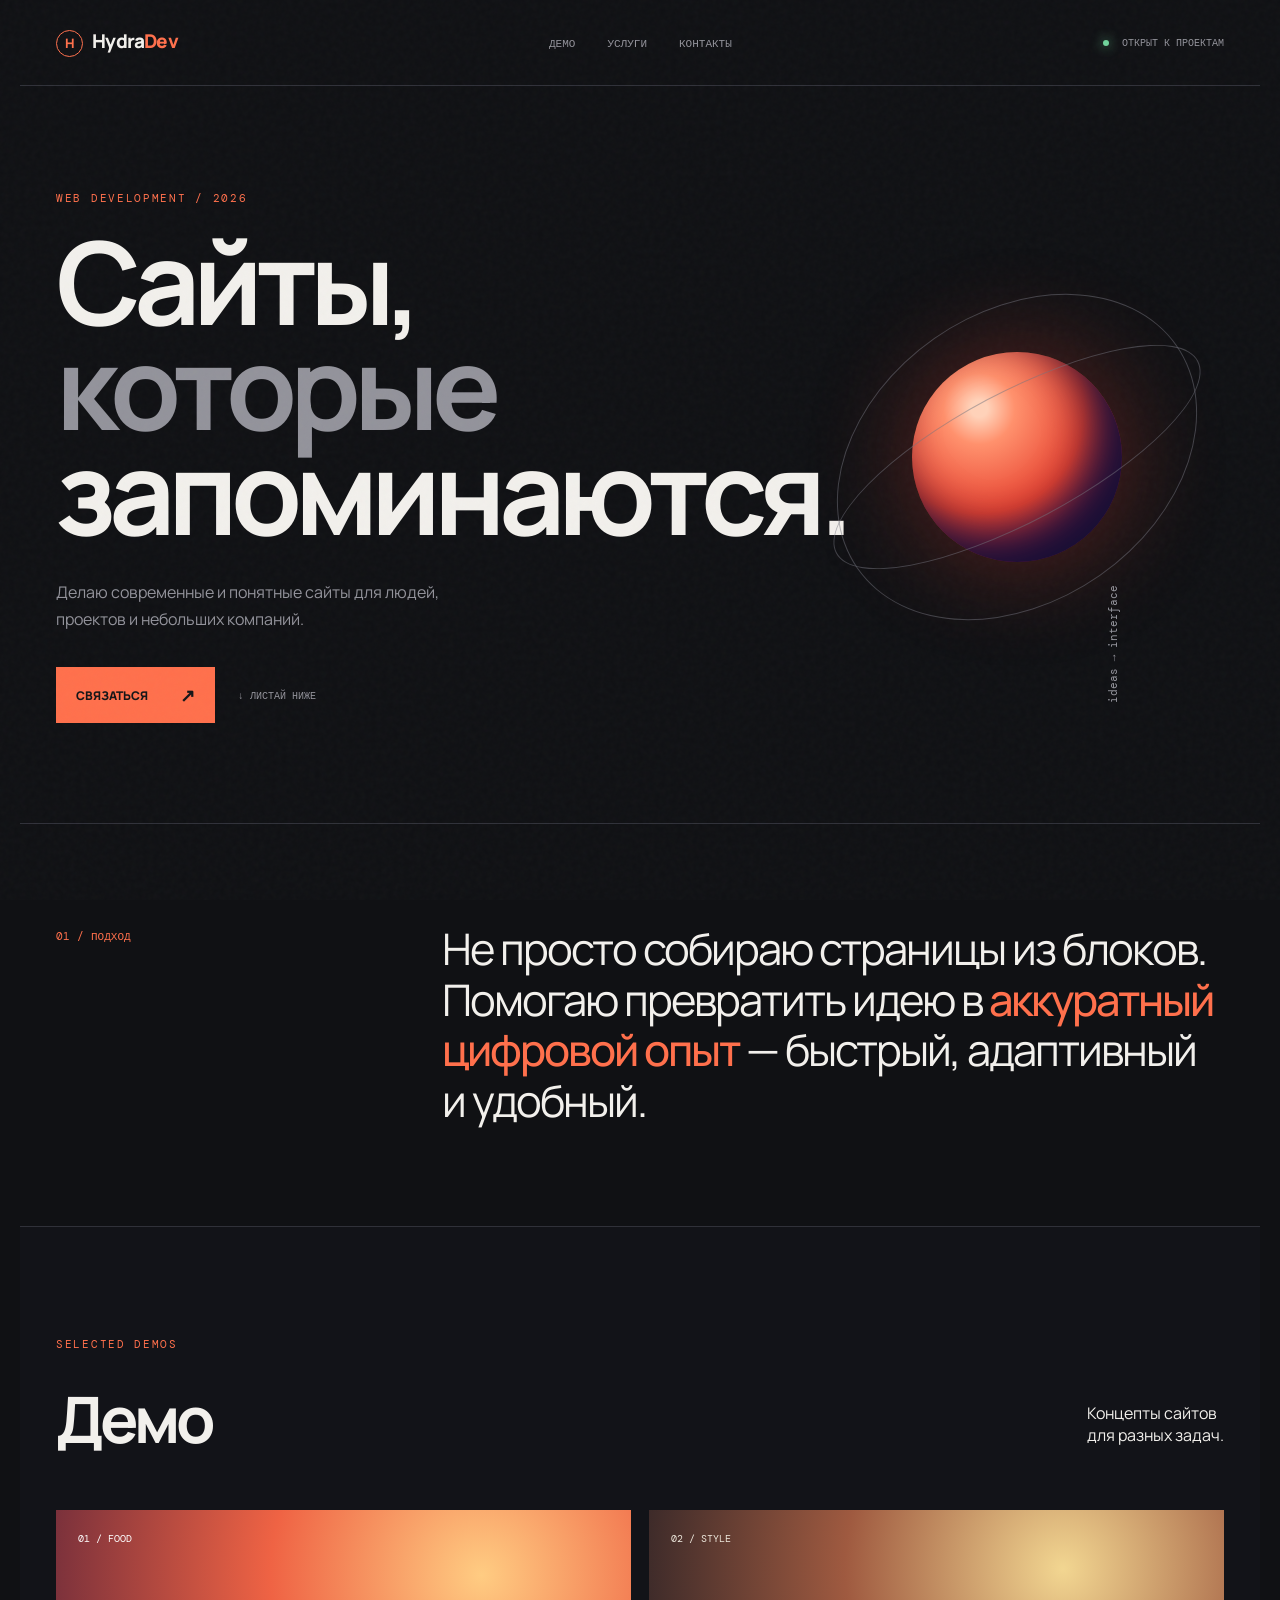
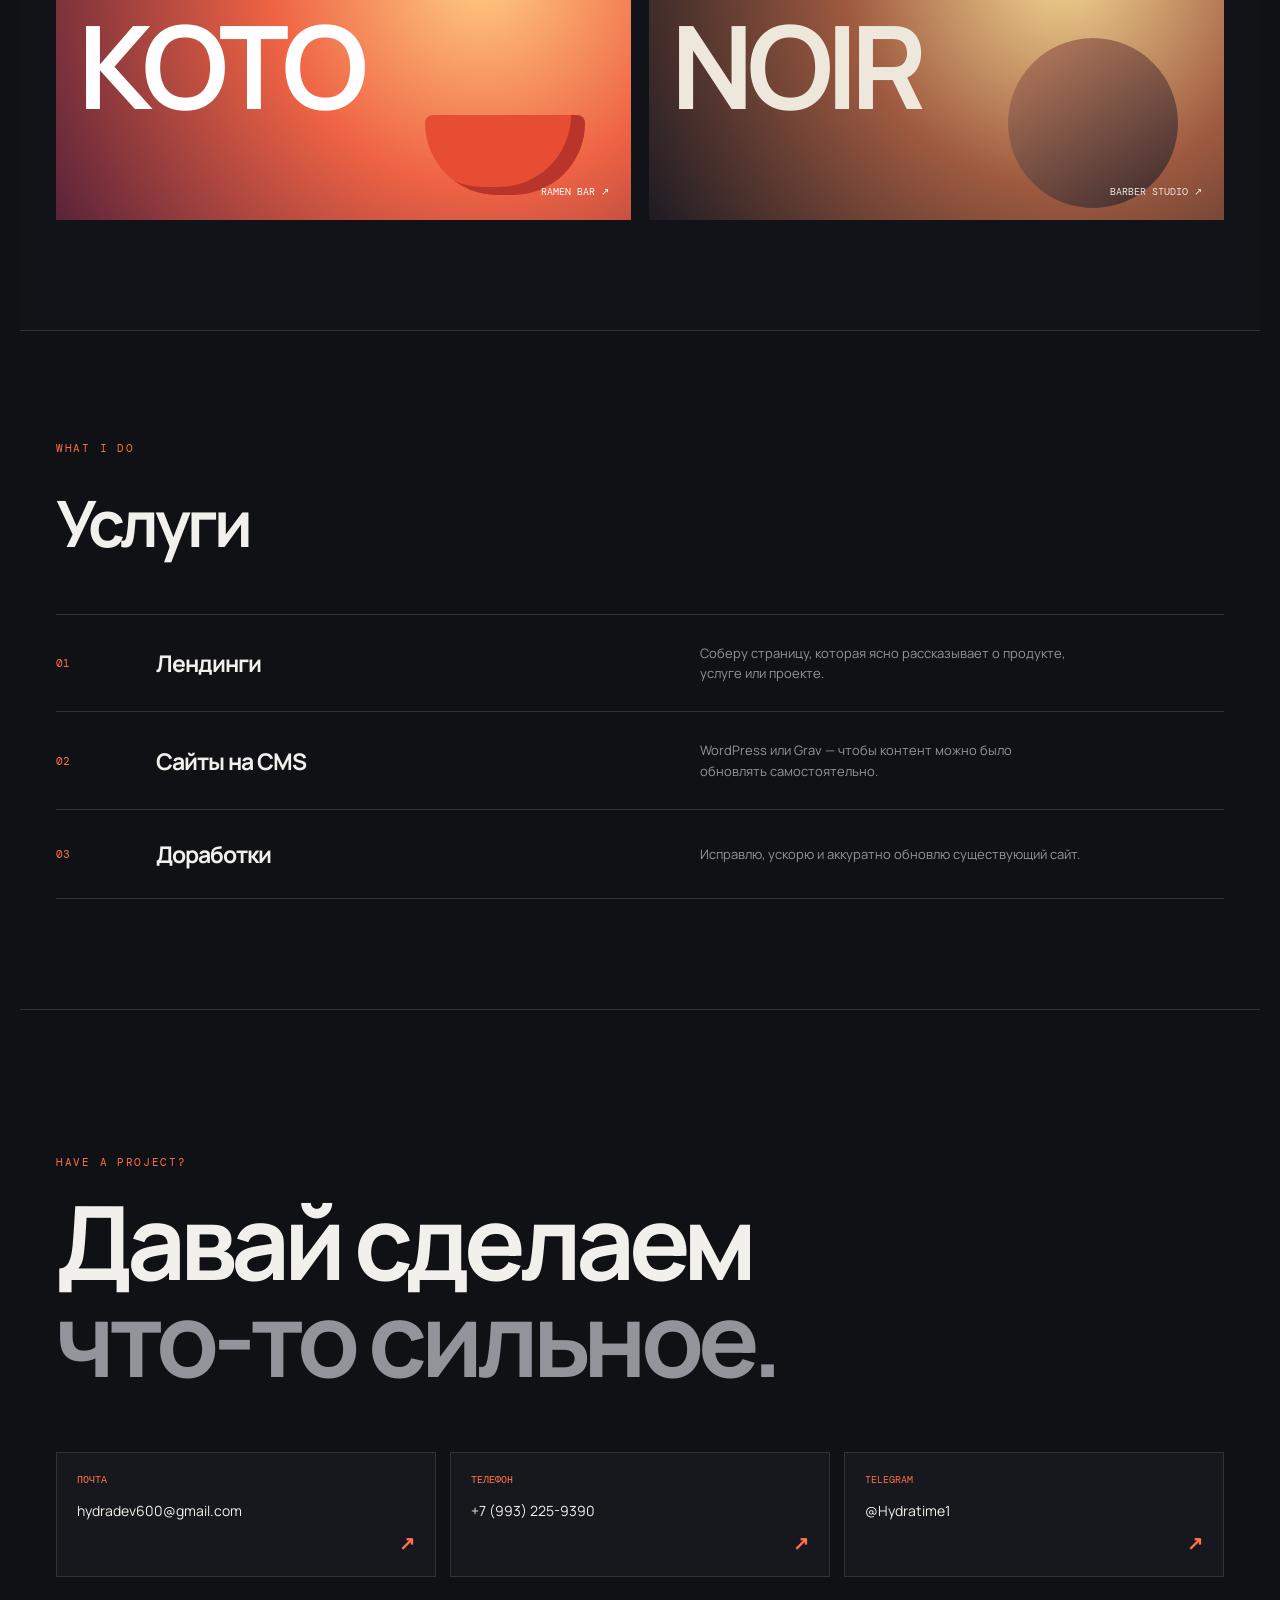
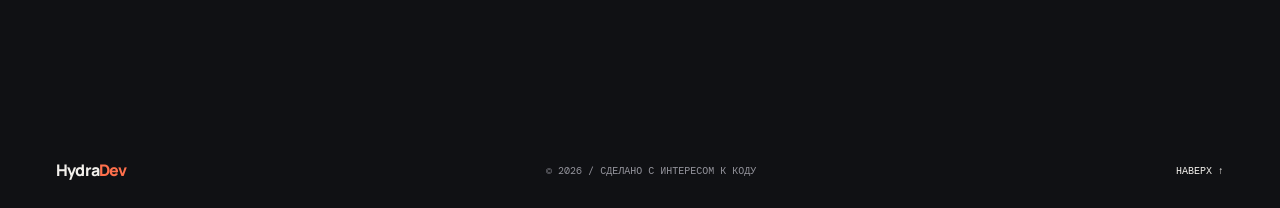
<file: index.html>
<!doctype html>
<html lang="ru">
<head>
  <meta charset="utf-8">
  <meta name="viewport" content="width=device-width, initial-scale=1">
  <meta name="description" content="HydraDev — разработка сайтов на WordPress, Grav и HTML/CSS.">
  <meta name="theme-color" content="#101114">
  <title>HydraDev — сайты с характером</title>
  <link rel="preconnect" href="https://fonts.googleapis.com">
  <link rel="preconnect" href="https://fonts.gstatic.com" crossorigin>
  <link href="https://fonts.googleapis.com/css2?family=DM+Mono:wght@400;500&family=Manrope:wght@400;500;600;700;800&display=swap" rel="stylesheet">
  <link rel="stylesheet" href="styles.css">
</head>
<body>
  <div class="noise" aria-hidden="true"></div>
  <header class="site-header">
    <a class="brand" href="#top" aria-label="HydraDev, на главную"><span class="brand-mark">H</span> Hydra<span>Dev</span></a>
    <nav aria-label="Основная навигация">
      <a href="#demos">Демо</a><a href="#services">Услуги</a><a href="#contacts">Контакты</a>
    </nav>
    <span class="availability"><i></i> открыт к проектам</span>
  </header>

  <main id="top">
    <section class="hero">
      <div class="hero-copy">
        <p class="eyebrow">Web development / 2026</p>
        <h1>Сайты,<br><em>которые</em><br>запоминаются.</h1>
        <p class="lead">Делаю современные и понятные сайты для людей, проектов и небольших компаний.</p>
        <div class="hero-actions"><a class="button" href="#contacts">Связаться <span>↗</span></a><span class="scroll-note">↓ листай ниже</span></div>
      </div>
      <div class="hero-art" aria-hidden="true"><div class="orb"></div><div class="orbit orbit-one"></div><div class="orbit orbit-two"></div><span class="art-label">ideas → interface</span></div>
    </section>

    <section class="intro"><p class="section-number">01 / подход</p><p class="intro-text">Не просто собираю страницы из блоков. Помогаю превратить идею в <strong>аккуратный цифровой опыт</strong> — быстрый, адаптивный и удобный.</p></section>

    <section class="section demos" id="demos"><div class="section-top"><div><p class="eyebrow">Selected demos</p><h2>Демо</h2></div><p class="section-caption">Концепты сайтов<br>для разных задач.</p></div><div class="demo-grid"><a class="demo-card demo-koto" href="demos/koto/" target="_blank" rel="noreferrer"><span>01 / food</span><strong>KOTO</strong><small>Ramen bar ↗</small></a><a class="demo-card demo-noir" href="demos/noir/" target="_blank" rel="noreferrer"><span>02 / style</span><strong>NOIR</strong><small>Barber studio ↗</small></a></div></section>

    <section class="section services" id="services"><div class="section-top"><div><p class="eyebrow">What I do</p><h2>Услуги</h2></div></div><div class="service-list"><div><span>01</span><h3>Лендинги</h3><p>Соберу страницу, которая ясно рассказывает о продукте, услуге или проекте.</p></div><div><span>02</span><h3>Сайты на CMS</h3><p>WordPress или Grav — чтобы контент можно было обновлять самостоятельно.</p></div><div><span>03</span><h3>Доработки</h3><p>Исправлю, ускорю и аккуратно обновлю существующий сайт.</p></div></div></section>

    <section class="contact" id="contacts"><p class="eyebrow">Have a project?</p><h2>Давай сделаем<br><em>что-то сильное.</em></h2><div class="contact-grid"><a href="mailto:hydradev600@gmail.com"><small>Почта</small><span>hydradev600@gmail.com</span><b>↗</b></a><a href="tel:+79932259390"><small>Телефон</small><span>+7 (993) 225-9390</span><b>↗</b></a><a href="https://t.me/Hydratime1" target="_blank" rel="noreferrer"><small>Telegram</small><span>@Hydratime1</span><b>↗</b></a></div></section>
  </main>

  <footer><span class="brand">Hydra<span>Dev</span></span><span>© 2026 / сделано с интересом к коду</span><a href="#top">наверх ↑</a></footer>
</body>
</html>
</file>
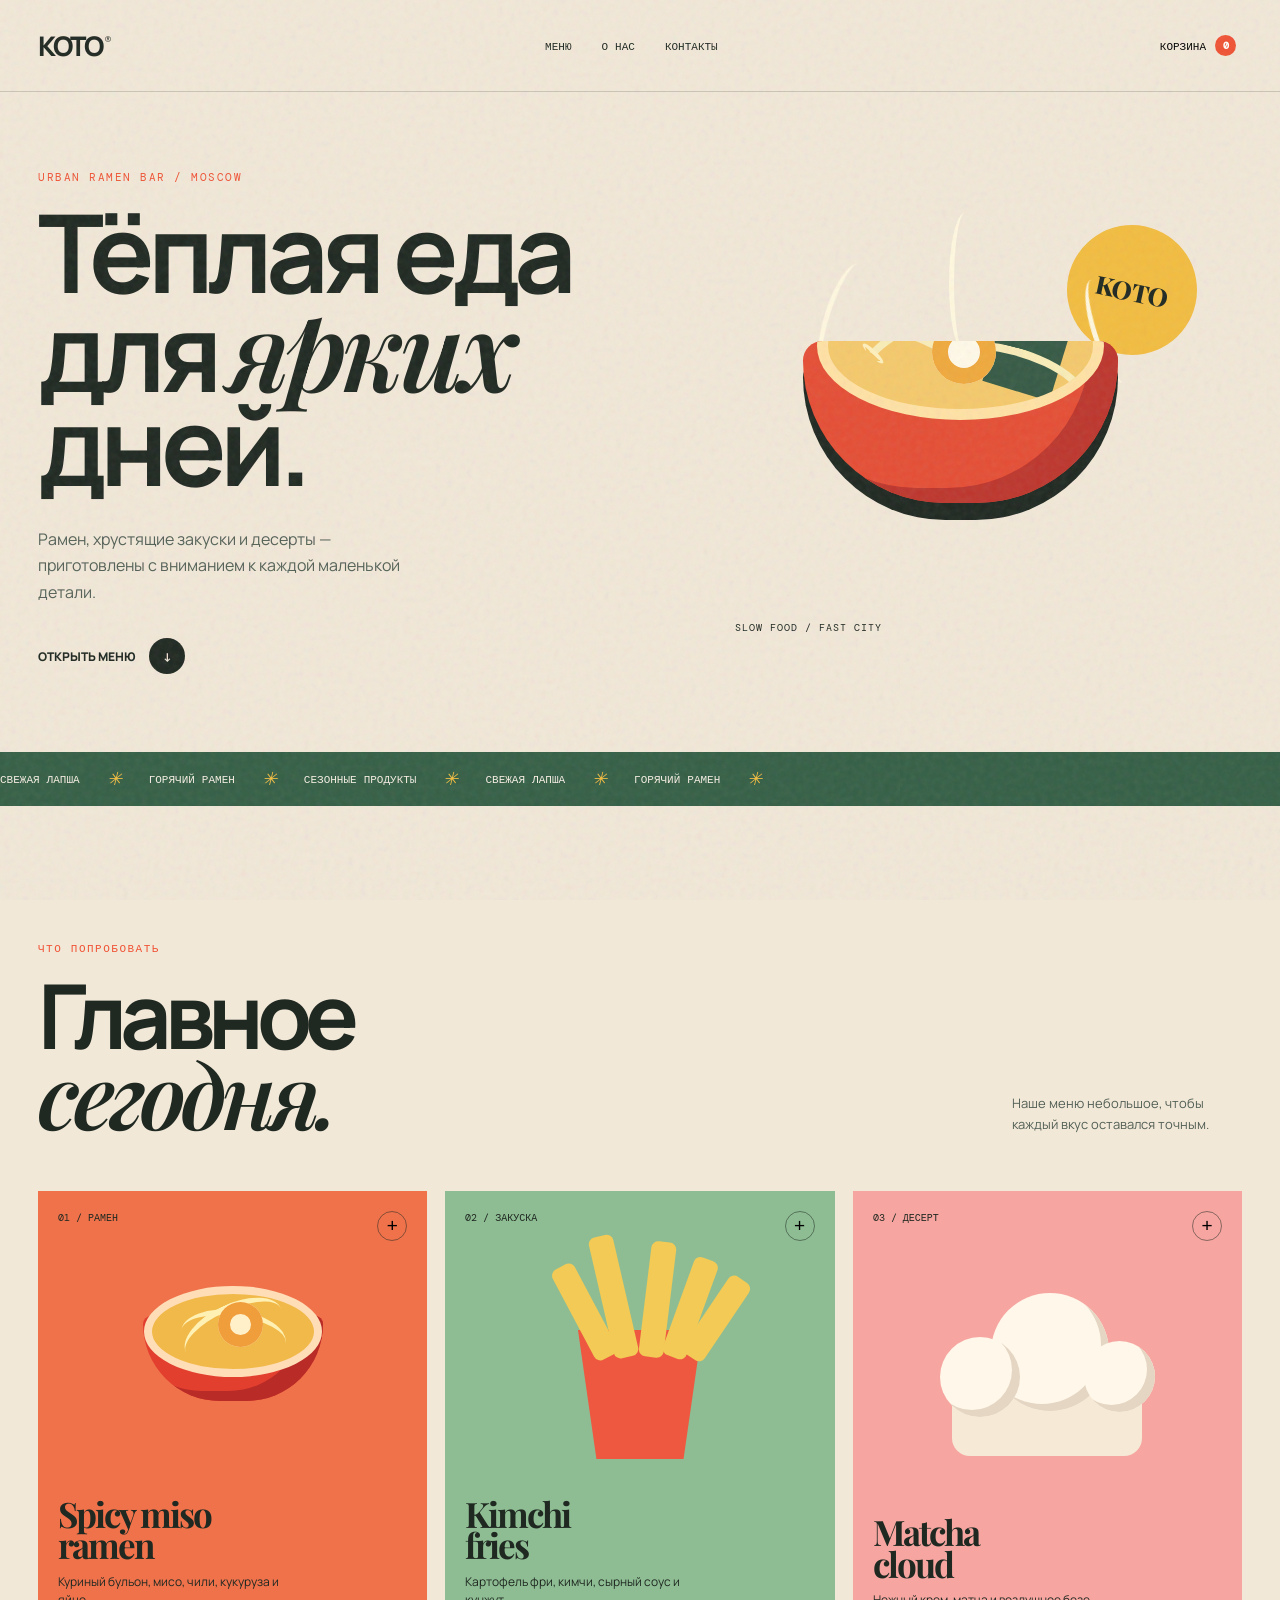
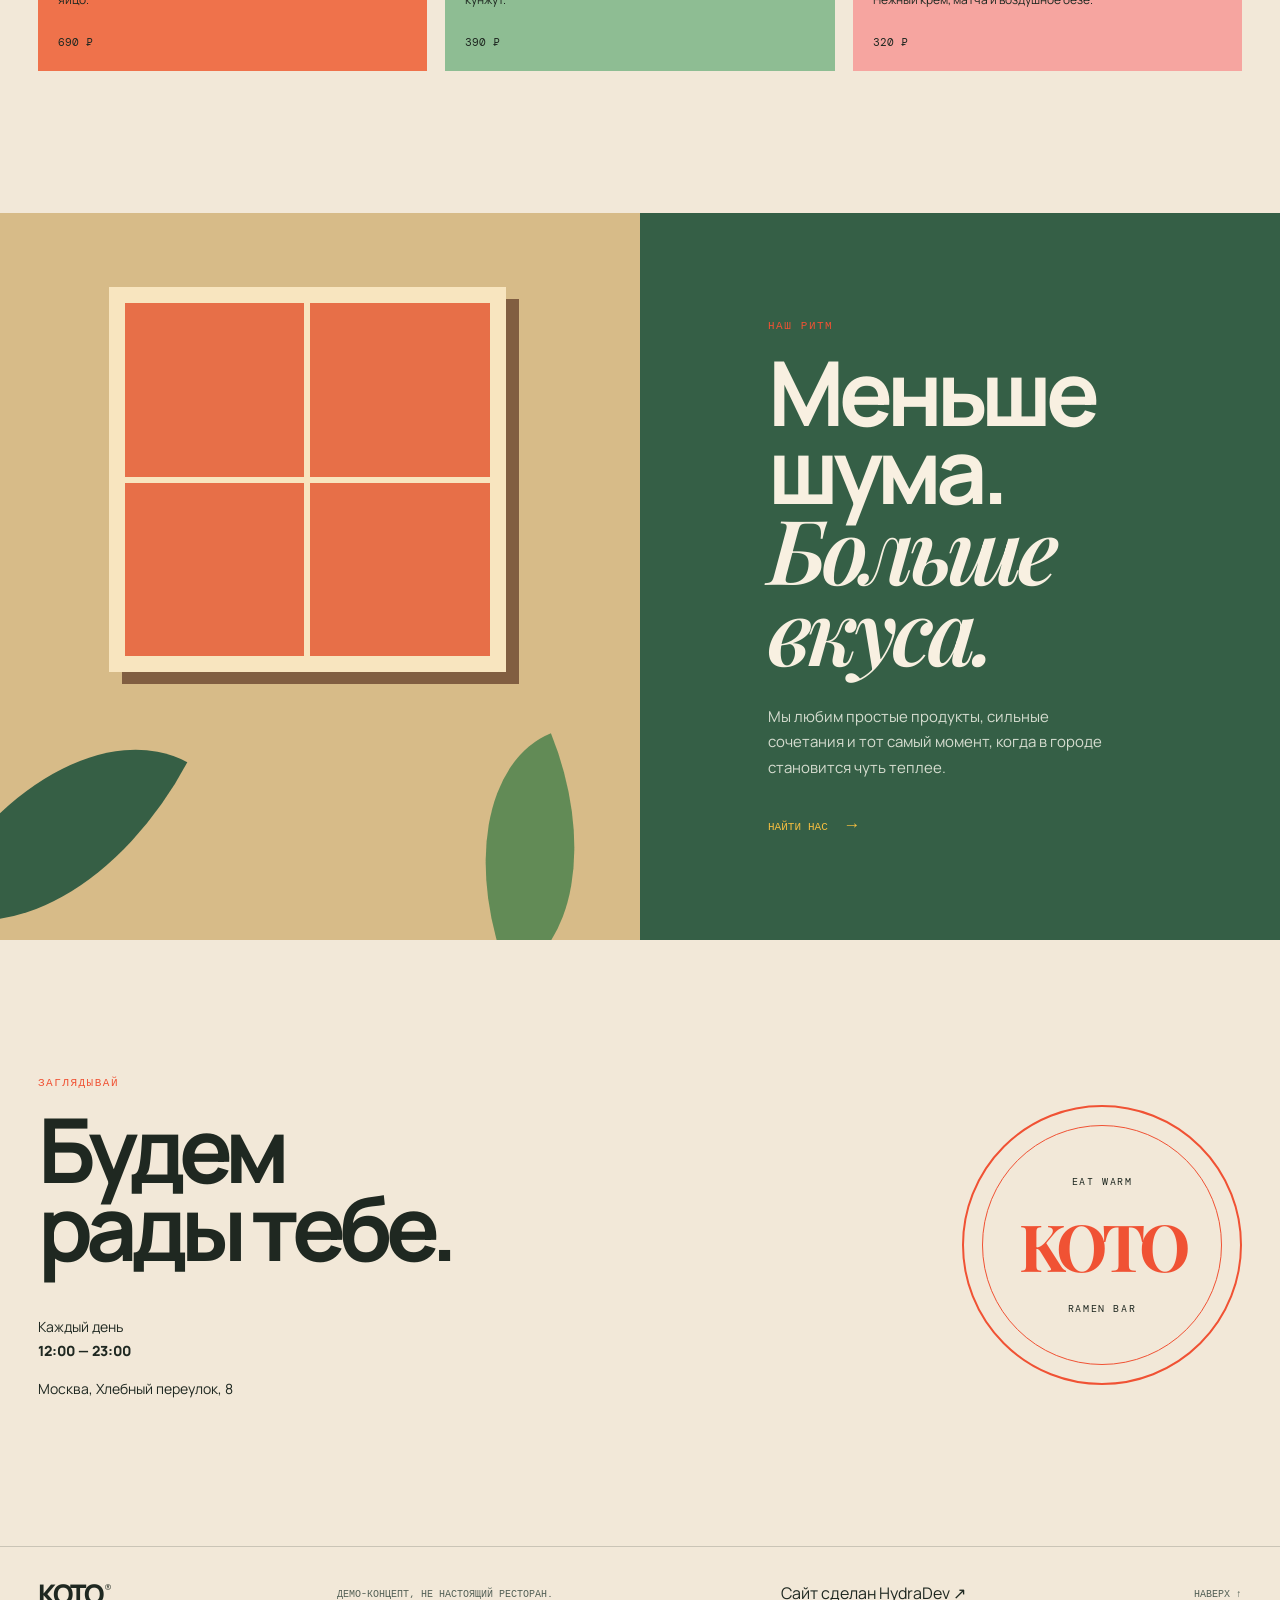
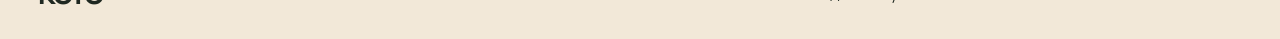
<file: demos/koto/index.html>
<!doctype html>
<html lang="ru">
<head>
  <meta charset="utf-8">
  <meta name="viewport" content="width=device-width, initial-scale=1">
  <meta name="description" content="KOTO — концепт сайта городского рамен-бара.">
  <meta name="theme-color" content="#f2e8d8">
  <title>KOTO — ramen for bright days</title>
  <link rel="preconnect" href="https://fonts.googleapis.com">
  <link rel="preconnect" href="https://fonts.gstatic.com" crossorigin>
  <link href="https://fonts.googleapis.com/css2?family=DM+Mono:wght@400;500&family=Manrope:wght@500;600;700;800&family=Playfair+Display:ital,wght@0,600;0,700;1,600;1,700&display=swap" rel="stylesheet">
  <link rel="stylesheet" href="styles.css">
</head>
<body>
  <div class="grain" aria-hidden="true"></div>
  <header class="header page-width">
    <a class="logo" href="#top" aria-label="KOTO, на главную">KOTO<span>®</span></a>
    <nav><a href="#menu">Меню</a><a href="#about">О нас</a><a href="#visit">Контакты</a></nav>
    <button class="bag" type="button" id="bagButton" aria-label="Добавить блюдо в корзину"><span>Корзина</span><b id="cartCount">0</b></button>
  </header>

  <main id="top">
    <section class="hero page-width">
      <div class="hero-copy reveal"><p class="kicker">Urban ramen bar / Moscow</p><h1>Тёплая еда<br>для <em>ярких</em><br>дней.</h1><p class="hero-text">Рамен, хрустящие закуски и десерты — приготовлены с вниманием к каждой маленькой детали.</p><a class="round-link" href="#menu">Открыть меню <span>↓</span></a></div>
      <div class="hero-art reveal delay-one" aria-label="Иллюстрация миски рамена" role="img">
        <div class="sun">KOTO</div><div class="steam steam-a"></div><div class="steam steam-b"></div><div class="steam steam-c"></div>
        <div class="bowl"><div class="broth"><i class="egg"></i><i class="nori"></i><i class="onion o1"></i><i class="onion o2"></i><i class="noodle n1"></i><i class="noodle n2"></i><i class="noodle n3"></i></div></div><p>slow food / fast city</p>
      </div>
    </section>

    <section class="marquee" aria-label="Наши особенности"><div><span>свежая лапша</span><i>✳</i><span>горячий рамен</span><i>✳</i><span>сезонные продукты</span><i>✳</i><span>свежая лапша</span><i>✳</i><span>горячий рамен</span><i>✳</i></div></section>

    <section class="menu-section page-width" id="menu"><div class="section-top reveal"><div><p class="kicker">Что попробовать</p><h2>Главное<br><em>сегодня.</em></h2></div><p>Наше меню небольшое, чтобы каждый вкус оставался точным.</p></div>
      <div class="cards">
        <article class="dish-card card-orange reveal"><div class="dish-head"><span>01 / рамен</span><button type="button" class="add" data-dish="Spicy miso ramen">+</button></div><div class="dish-illustration ramen-icon"><i></i><i></i><i></i></div><div class="dish-info"><h3>Spicy miso<br>ramen</h3><p>Куриный бульон, мисо, чили, кукуруза и яйцо.</p><b>690 ₽</b></div></article>
        <article class="dish-card card-green reveal delay-one"><div class="dish-head"><span>02 / закуска</span><button type="button" class="add" data-dish="Kimchi fries">+</button></div><div class="dish-illustration fries-icon"><i></i><i></i><i></i><i></i><i></i></div><div class="dish-info"><h3>Kimchi<br>fries</h3><p>Картофель фри, кимчи, сырный соус и кунжут.</p><b>390 ₽</b></div></article>
        <article class="dish-card card-pink reveal delay-two"><div class="dish-head"><span>03 / десерт</span><button type="button" class="add" data-dish="Matcha cloud">+</button></div><div class="dish-illustration cloud-icon"><i></i><i></i><i></i></div><div class="dish-info"><h3>Matcha<br>cloud</h3><p>Нежный крем, матча и воздушное безе.</p><b>320 ₽</b></div></article>
      </div>
    </section>

    <section class="story" id="about"><div class="story-image"><div class="window"><span></span><span></span><span></span><span></span></div><div class="plant plant-one"></div><div class="plant plant-two"></div></div><div class="story-copy reveal"><p class="kicker">Наш ритм</p><h2>Меньше<br>шума.<br><em>Больше вкуса.</em></h2><p>Мы любим простые продукты, сильные сочетания и тот самый момент, когда в городе становится чуть теплее.</p><a href="#visit" class="text-link">Найти нас <span>→</span></a></div></section>

    <section class="visit page-width" id="visit"><div class="visit-copy reveal"><p class="kicker">Заглядывай</p><h2>Будем<br>рады тебе.</h2><p>Каждый день<br><strong>12:00 — 23:00</strong></p><p>Москва, Хлебный переулок, 8</p></div><div class="visit-stamp reveal delay-one"><div><span>eat warm</span><b>KOTO</b><span>ramen bar</span></div></div></section>
  </main>
  <footer class="page-width"><a class="logo" href="#top">KOTO<span>®</span></a><p>Демо-концепт, не настоящий ресторан.</p><a class="creator-link" href="../../">Сайт сделан HydraDev ↗</a><a href="#top">наверх ↑</a></footer>
  <div class="toast" id="toast" role="status">Добавлено: <span></span></div>
  <script src="script.js"></script>
</body>
</html>
</file>
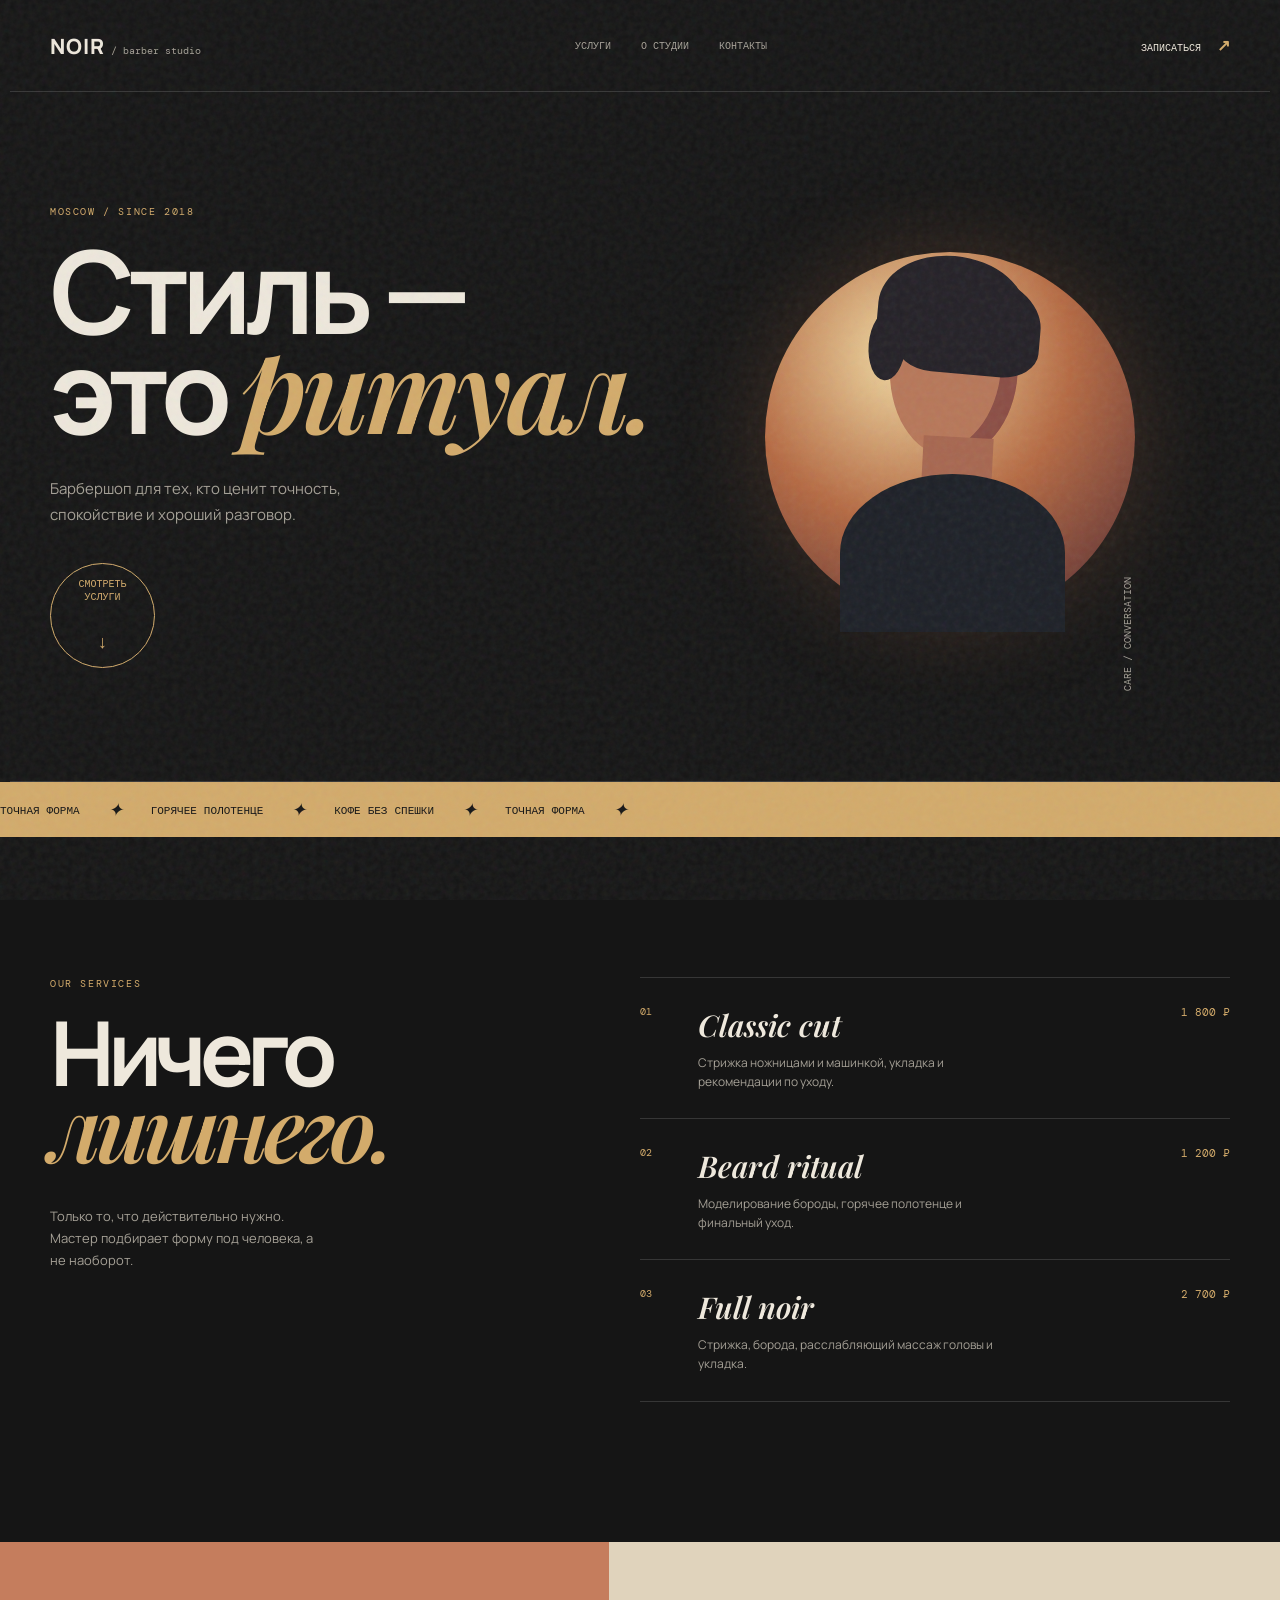
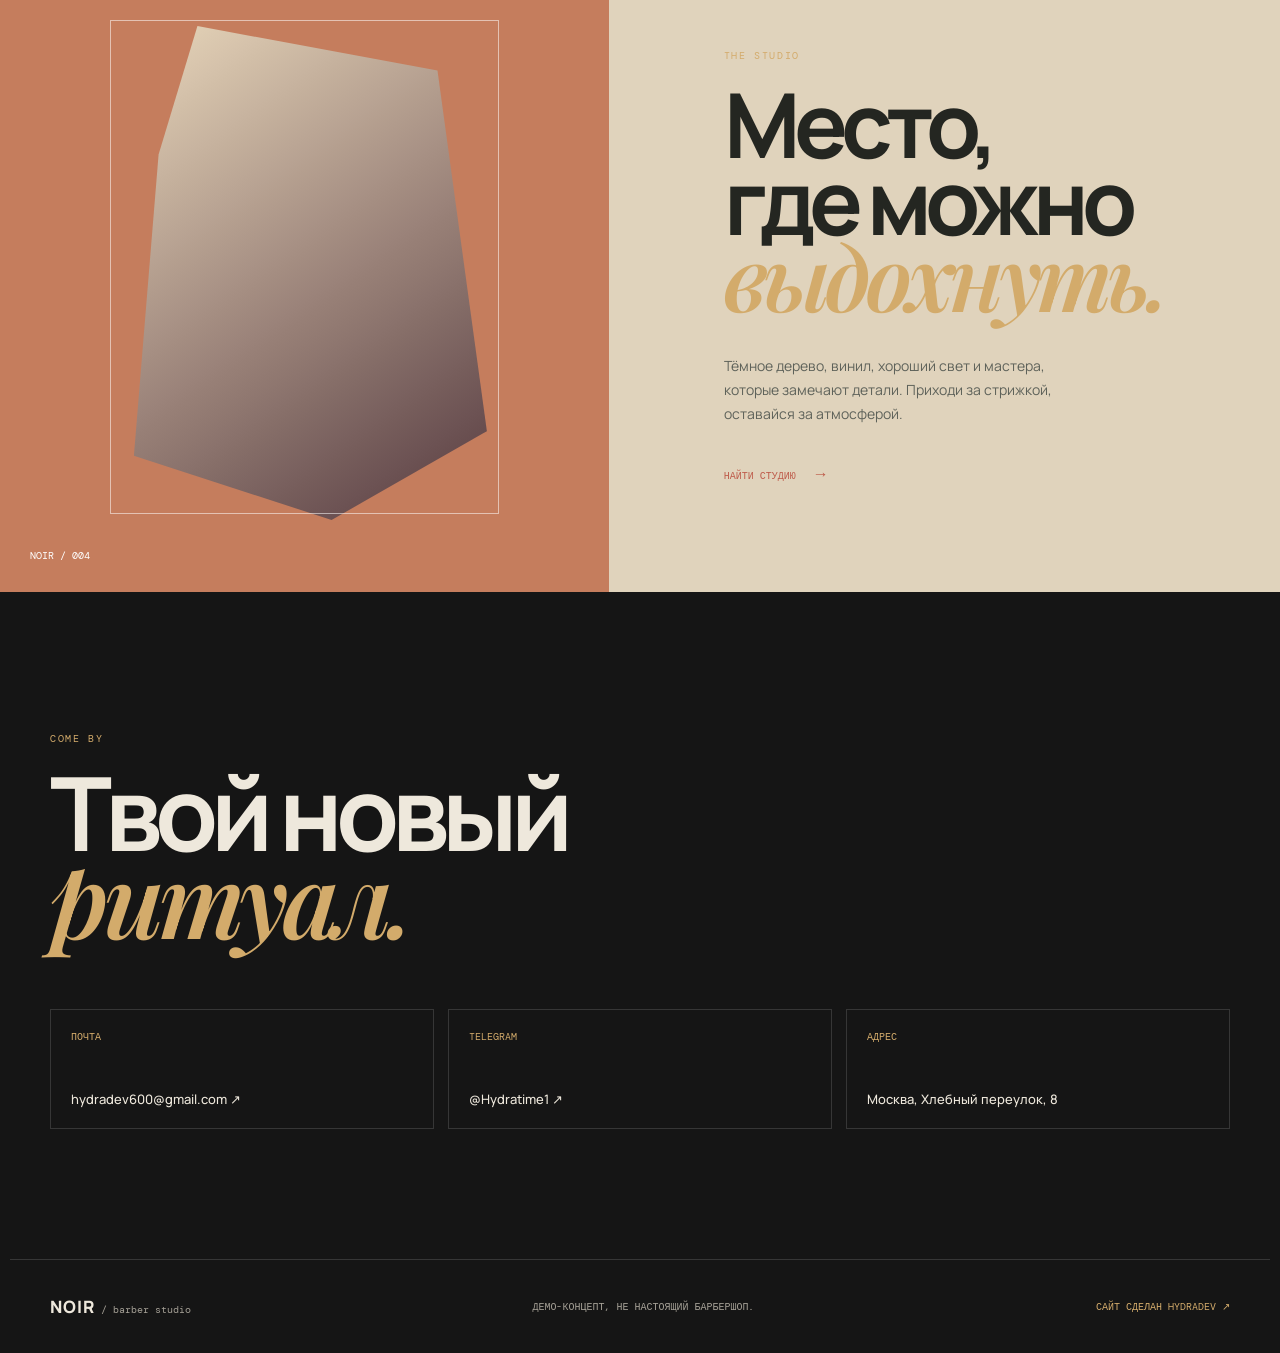
<file: demos/noir/index.html>
<!doctype html>
<html lang="ru">
<head>
  <meta charset="utf-8">
  <meta name="viewport" content="width=device-width, initial-scale=1">
  <meta name="description" content="NOIR — концепт сайта современного барбершопа.">
  <meta name="theme-color" content="#151515">
  <title>NOIR — barber studio</title>
  <link rel="preconnect" href="https://fonts.googleapis.com">
  <link rel="preconnect" href="https://fonts.gstatic.com" crossorigin>
  <link href="https://fonts.googleapis.com/css2?family=DM+Mono:wght@400;500&family=Manrope:wght@500;600;700;800&family=Playfair+Display:ital,wght@0,600;1,600&display=swap" rel="stylesheet">
  <link rel="stylesheet" href="styles.css">
</head>
<body>
  <div class="grain"></div>
  <header class="header wrap"><a class="logo" href="#top">NOIR<span> / barber studio</span></a><nav><a href="#services">Услуги</a><a href="#story">О студии</a><a href="#contacts">Контакты</a></nav><a class="header-cta" href="#contacts">Записаться <b>↗</b></a></header>
  <main id="top">
    <section class="hero wrap"><div class="hero-copy reveal"><p class="eyebrow">Moscow / since 2018</p><h1>Стиль —<br>это <em>ритуал.</em></h1><p>Барбершоп для тех, кто ценит точность, спокойствие и хороший разговор.</p><a class="circle-link" href="#services">смотреть<br>услуги <b>↓</b></a></div><div class="hero-visual reveal delay-one"><div class="sun"></div><div class="portrait"><div class="head"></div><div class="neck"></div><div class="shirt"></div><div class="hair"></div></div><span class="visual-note">cut / care / conversation</span></div></section>
    <section class="ticker"><div><span>точная форма</span><i>✦</i><span>горячее полотенце</span><i>✦</i><span>кофе без спешки</span><i>✦</i><span>точная форма</span><i>✦</i></div></section>
    <section class="services wrap" id="services"><div class="section-intro reveal"><p class="eyebrow">Our services</p><h2>Ничего<br><em>лишнего.</em></h2><p>Только то, что действительно нужно. Мастер подбирает форму под человека, а не наоборот.</p></div><div class="service-list"><article class="service reveal"><span>01</span><div><h3>Classic cut</h3><p>Стрижка ножницами и машинкой, укладка и рекомендации по уходу.</p></div><b>1 800 ₽</b></article><article class="service reveal delay-one"><span>02</span><div><h3>Beard ritual</h3><p>Моделирование бороды, горячее полотенце и финальный уход.</p></div><b>1 200 ₽</b></article><article class="service reveal delay-two"><span>03</span><div><h3>Full noir</h3><p>Стрижка, борода, расслабляющий массаж головы и укладка.</p></div><b>2 700 ₽</b></article></div></section>
    <section class="story" id="story"><div class="story-photo"><div class="photo-shape"></div><span>NOIR / 004</span></div><div class="story-copy reveal"><p class="eyebrow">The studio</p><h2>Место,<br>где можно<br><em>выдохнуть.</em></h2><p>Тёмное дерево, винил, хороший свет и мастера, которые замечают детали. Приходи за стрижкой, оставайся за атмосферой.</p><a href="#contacts">найти студию <b>→</b></a></div></section>
    <section class="contact wrap" id="contacts"><div class="contact-heading reveal"><p class="eyebrow">Come by</p><h2>Твой новый<br><em>ритуал.</em></h2></div><div class="contact-grid"><a href="mailto:hydradev600@gmail.com"><span>Почта</span><b>hydradev600@gmail.com ↗</b></a><a href="https://t.me/Hydratime1" target="_blank" rel="noreferrer"><span>Telegram</span><b>@Hydratime1 ↗</b></a><div><span>Адрес</span><b>Москва, Хлебный переулок, 8</b></div></div></section>
  </main>
  <footer class="wrap"><a class="logo" href="#top">NOIR<span> / barber studio</span></a><p>Демо-концепт, не настоящий барбершоп.</p><a href="../../portfolio/">Сайт сделан HydraDev ↗</a></footer>
  <script src="script.js"></script>
</body>
</html>
</file>
<file: styles.css>
:root{--bg:#101114;--surface:#17181d;--text:#f2f0ec;--muted:#93939b;--line:#303139;--accent:#ff704c;--blue:#9cc6ff;--violet:#bca8ff}*{box-sizing:border-box}html{scroll-behavior:smooth}body{margin:0;background:var(--bg);color:var(--text);font-family:Manrope,Arial,sans-serif}body:before{content:"";position:fixed;inset:0;pointer-events:none;opacity:.035;background-image:url("data:image/svg+xml,%3Csvg viewBox='0 0 180 180' xmlns='http://www.w3.org/2000/svg'%3E%3Cfilter id='n'%3E%3CfeTurbulence type='fractalNoise' baseFrequency='.9' numOctaves='4' stitchTiles='stitch'/%3E%3C/filter%3E%3Crect width='100%25' height='100%25' filter='url(%23n)' opacity='.8'/%3E%3C/svg%3E")}a{color:inherit;text-decoration:none}.site-header,main,footer{max-width:1240px;margin:auto}.site-header{height:86px;padding:0 36px;display:flex;align-items:center;justify-content:space-between;border-bottom:1px solid var(--line)}.brand{font-size:19px;font-weight:800;letter-spacing:-.8px}.brand span{color:var(--accent)}.brand-mark{display:inline-grid;place-items:center;width:27px;height:27px;margin-right:6px;border:1px solid var(--accent);border-radius:50%;color:var(--accent);font-size:13px}.site-header nav{display:flex;gap:32px;font:11px 'DM Mono',monospace;color:var(--muted);text-transform:uppercase}.site-header nav a:hover,footer a:hover{color:var(--accent)}.availability{font:10px 'DM Mono',monospace;color:var(--muted);text-transform:uppercase}.availability i{display:inline-block;width:6px;height:6px;margin-right:7px;border-radius:50%;background:#70d49c;box-shadow:0 0 12px #70d49c}.hero{min-height:670px;padding:105px 36px 100px;display:grid;grid-template-columns:1.1fr .9fr;align-items:center;border-bottom:1px solid var(--line);overflow:hidden}.eyebrow{margin:0 0 24px;color:var(--accent);font:11px 'DM Mono',monospace;letter-spacing:1.7px;text-transform:uppercase}.hero h1{margin:0;font-size:clamp(62px,9vw,128px);line-height:.91;letter-spacing:-7px;font-weight:700}.hero h1 em,.contact h2 em{font-style:normal;color:var(--muted)}.lead{max-width:410px;margin:36px 0 35px;color:var(--muted);font-size:16px;line-height:1.65}.hero-actions{display:flex;align-items:center;gap:23px}.button{display:inline-flex;gap:32px;align-items:center;padding:16px 20px;background:var(--accent);color:#151517;font-size:12px;font-weight:800;text-transform:uppercase}.button span{font-size:18px}.scroll-note{color:var(--muted);font:10px 'DM Mono',monospace;text-transform:uppercase}.hero-art{height:440px;position:relative;display:grid;place-items:center}.orb{width:210px;height:210px;border-radius:50%;background:radial-gradient(circle at 32% 27%,#ffd2b9 0 4%,#ff916d 17%,#e84331 50%,#791a45 75%,#221629 100%);box-shadow:0 0 100px #e8433159, inset -25px -25px 45px #170f35}.orbit{position:absolute;border:1px solid #74757e80;border-radius:50%;transform:rotate(-28deg)}.orbit-one{width:410px;height:130px}.orbit-two{width:290px;height:390px;transform:rotate(55deg)}.art-label{position:absolute;right:4%;bottom:6%;font:11px 'DM Mono',monospace;color:var(--muted);transform:rotate(-90deg)}.intro{padding:100px 36px;display:grid;grid-template-columns:1fr 2.2fr;gap:30px;border-bottom:1px solid var(--line)}.section-number{margin:5px 0;color:var(--accent);font:11px 'DM Mono',monospace;text-transform:uppercase}.intro-text{max-width:780px;margin:0;font-size:clamp(25px,3.4vw,46px);line-height:1.16;letter-spacing:-2px}.intro-text strong{color:var(--accent);font-weight:500}.section{padding:110px 36px;border-bottom:1px solid var(--line)}.section-top{display:flex;justify-content:space-between;align-items:end;margin-bottom:48px}.section-top h2{margin:0;font-size:64px;letter-spacing:-4px}.demos{background:#121318}.demo-grid{display:grid;grid-template-columns:1fr 1fr;gap:18px}.demo-card{min-height:310px;padding:22px;display:flex;flex-direction:column;position:relative;overflow:hidden;transition:transform .25s}.demo-card:hover{transform:translateY(-7px)}.demo-card span,.demo-card small{position:relative;z-index:1;font:10px 'DM Mono',monospace;text-transform:uppercase}.demo-card strong{position:relative;z-index:1;margin:auto 0;font-size:clamp(60px,9vw,120px);line-height:.8;letter-spacing:-7px}.demo-card small{align-self:flex-end}.demo-koto{background:radial-gradient(circle at 74% 21%,#ffcc82,#ef6344 43%,#5a2339 100%);color:#fff}.demo-koto:after{content:"";position:absolute;width:160px;height:80px;border-radius:10px 10px 90px 90px;background:#e74d32;right:8%;bottom:8%;box-shadow:inset -14px -8px #b9342b}.demo-noir{background:radial-gradient(circle at 72% 19%,#f2d691,#9f5a40 45%,#1d1b22 100%);color:#eee8dc}.demo-noir:after{content:"";position:absolute;width:170px;height:170px;border-radius:50%;right:8%;bottom:4%;background:linear-gradient(145deg,#b8785b,#31252b);opacity:.9}.service-list{border-top:1px solid var(--line)}.service-list>div{display:grid;grid-template-columns:80px 1fr 1fr;gap:20px;align-items:center;padding:28px 0;border-bottom:1px solid var(--line)}.service-list span{color:var(--accent);font:11px 'DM Mono',monospace}.service-list h3{margin:0;font-size:23px;letter-spacing:-1px}.service-list p{max-width:380px;margin:0;color:var(--muted);font-size:13px;line-height:1.55}.contact{padding:145px 36px 155px}.contact h2{margin:0 0 65px;font-size:clamp(54px,8vw,110px);line-height:.95;letter-spacing:-6px}.contact-grid{display:grid;grid-template-columns:repeat(3,1fr);gap:14px}.contact-grid a{min-height:125px;padding:20px;background:var(--surface);border:1px solid var(--line);display:flex;flex-direction:column;transition:transform .2s,border-color .2s}.contact-grid a:hover{border-color:var(--accent);transform:translateY(-5px)}.contact-grid small{color:var(--accent);font:10px 'DM Mono',monospace;text-transform:uppercase}.contact-grid span{margin-top:auto;font-size:14px;word-break:break-word}.contact-grid b{align-self:end;margin-top:10px;color:var(--accent);font-size:19px}footer{padding:27px 36px;display:flex;justify-content:space-between;align-items:center;color:var(--muted);font:10px 'DM Mono',monospace;text-transform:uppercase}footer .brand{color:var(--text);font:800 16px Manrope;text-transform:none}footer a{color:var(--text)}@media(max-width:760px){.site-header{height:auto;padding:22px 20px;flex-wrap:wrap;gap:18px}.site-header nav{order:3;width:100%;justify-content:space-between}.availability{display:none}.hero{display:block;padding:83px 20px 100px;min-height:auto}.hero h1{font-size:clamp(59px,17vw,100px);letter-spacing:-5px}.hero-art{height:330px;margin-top:35px}.orb{width:160px;height:160px}.orbit-one{width:310px;height:105px}.orbit-two{height:290px;width:215px}.intro,.section,.contact{padding-left:20px;padding-right:20px}.intro{display:block}.intro-text{margin-top:25px}.section{padding-top:83px;padding-bottom:83px}.section-top{display:block}.section-top h2{margin-top:15px;font-size:55px}.demo-grid{grid-template-columns:1fr}.demo-card{min-height:250px}.demo-card strong{font-size:82px}.service-list>div{grid-template-columns:42px 1fr}.service-list p{grid-column:2}.contact{padding-top:95px;padding-bottom:105px}.contact h2{letter-spacing:-4px;margin-bottom:47px}.contact-grid{grid-template-columns:1fr}.contact-grid a{min-height:105px}footer{padding:24px 20px;display:grid;gap:14px}}
</file>
<file: demos/koto/styles.css>
:root{--cream:#f2e8d8;--ink:#1f2821;--red:#f05234;--green:#355f46;--pink:#f6a5a0;--yellow:#f3bd40;--line:#1f282130}*{box-sizing:border-box}html{scroll-behavior:smooth}body{margin:0;background:var(--cream);color:var(--ink);font-family:Manrope,Arial,sans-serif}.grain{position:fixed;z-index:10;inset:0;pointer-events:none;opacity:.09;background-image:url("data:image/svg+xml,%3Csvg viewBox='0 0 180 180' xmlns='http://www.w3.org/2000/svg'%3E%3Cfilter id='n'%3E%3CfeTurbulence type='fractalNoise' baseFrequency='.8' numOctaves='4' stitchTiles='stitch'/%3E%3C/filter%3E%3Crect width='100%25' height='100%25' filter='url(%23n)'/%3E%3C/svg%3E")}a{color:inherit;text-decoration:none}.page-width{max-width:1280px;margin:auto;padding-left:38px;padding-right:38px}.header{height:92px;display:flex;align-items:center;justify-content:space-between;border-bottom:1px solid var(--line)}.logo{font:800 27px/1 Manrope;letter-spacing:-2px}.logo span{font:10px 'DM Mono',monospace;vertical-align:top;margin-left:3px}.header nav{display:flex;gap:30px;font:11px 'DM Mono',monospace;text-transform:uppercase}.header nav a{position:relative}.header nav a:after{content:"";position:absolute;left:0;bottom:-5px;width:0;height:1px;background:var(--red);transition:width .25s}.header nav a:hover:after{width:100%}.bag{display:flex;gap:9px;align-items:center;border:0;background:none;font:11px 'DM Mono',monospace;text-transform:uppercase;cursor:pointer}.bag b{display:grid;place-items:center;background:var(--red);width:21px;height:21px;border-radius:50%;color:#fff;font-size:10px}.hero{min-height:660px;display:grid;grid-template-columns:1.04fr .96fr;align-items:center;gap:30px}.kicker{margin:0 0 21px;color:var(--red);font:11px 'DM Mono',monospace;letter-spacing:1.5px;text-transform:uppercase}.hero h1,.section-top h2,.story h2,.visit h2{margin:0;font-size:clamp(60px,8.5vw,118px);line-height:.87;letter-spacing:-7px}.hero h1 em,.section-top h2 em,.story h2 em{font-family:'Playfair Display',serif;font-weight:600;letter-spacing:-5px}.hero-text{max-width:390px;margin:33px 0;color:#536056;font-size:16px;line-height:1.65}.round-link{display:inline-flex;align-items:center;gap:14px;font-size:12px;font-weight:800;text-transform:uppercase}.round-link span{display:grid;place-items:center;width:36px;height:36px;background:var(--ink);color:var(--cream);border-radius:50%;transition:transform .3s}.round-link:hover span{transform:translateY(5px)}.hero-art{height:485px;position:relative;display:grid;place-items:center}.sun{position:absolute;top:45px;right:8%;width:130px;height:130px;border-radius:50%;display:grid;place-items:center;background:var(--yellow);font:800 25px 'Playfair Display',serif;transform:rotate(12deg)}.bowl{position:relative;z-index:2;width:315px;height:162px;border-radius:22px 22px 160px 160px;background:#e54e35;box-shadow:inset -28px -15px #bd362d,0 17px 0 #1f2821;overflow:hidden}.broth{position:absolute;left:14px;top:-69px;width:287px;height:148px;border-radius:50%;background:#f5c96c;border:11px solid #ffe2a5;overflow:hidden}.egg{position:absolute;z-index:3;width:64px;height:64px;top:37px;left:104px;background:#fff9e8;border-radius:50%;box-shadow:inset 0 0 0 16px #f0a93d}.nori{position:absolute;width:70px;height:90px;top:20px;right:29px;background:#365a45;transform:rotate(17deg)}.onion{position:absolute;z-index:4;width:28px;height:7px;border:4px solid #fff0bd;border-bottom:0;border-radius:50%;transform:rotate(-28deg)}.o1{top:32px;left:53px}.o2{top:67px;left:31px;transform:rotate(44deg)}.noodle{position:absolute;width:180px;height:90px;border:8px solid #f9edb8;border-color:#f9edb8 transparent transparent transparent;border-radius:50%;transform:rotate(16deg)}.n1{top:43px;left:-29px}.n2{top:30px;left:28px;transform:rotate(-16deg)}.n3{top:63px;left:87px;transform:rotate(15deg)}.steam{position:absolute;z-index:1;width:32px;height:108px;border-left:5px solid #fff8df;border-radius:50%;filter:blur(.2px);animation:steam 3.5s ease-in-out infinite}.steam-a{left:26%;top:17%;transform:rotate(18deg)}.steam-b{left:48%;top:7%;height:140px;animation-delay:-1.3s}.steam-c{right:21%;top:20%;transform:rotate(-18deg);animation-delay:-2.1s}.hero-art>p{position:absolute;bottom:21px;left:10%;font:10px 'DM Mono',monospace;text-transform:uppercase;letter-spacing:1px}.marquee{overflow:hidden;background:var(--green);color:#f7f0e4;padding:15px 0;font:11px 'DM Mono',monospace;text-transform:uppercase;white-space:nowrap}.marquee div{display:inline-flex;align-items:center;gap:27px;min-width:max-content;animation:marquee 20s linear infinite}.marquee i{color:var(--yellow);font-size:18px}.menu-section{padding-top:135px;padding-bottom:142px}.section-top{display:flex;justify-content:space-between;align-items:end;margin-bottom:56px}.section-top h2{font-size:clamp(55px,7vw,96px)}.section-top>p{width:230px;margin:0;color:#536056;font-size:13px;line-height:1.6}.cards{display:grid;grid-template-columns:repeat(3,1fr);gap:18px}.dish-card{min-height:480px;padding:20px;display:flex;flex-direction:column;overflow:hidden}.dish-head{display:flex;justify-content:space-between;font:10px 'DM Mono',monospace;text-transform:uppercase}.add{width:30px;height:30px;border:1px solid #1f282180;background:transparent;border-radius:50%;font-size:19px;line-height:1;cursor:pointer;transition:.25s}.add:hover{background:var(--ink);color:var(--cream);transform:rotate(90deg)}.card-orange{background:#ef724b}.card-green{background:#8ebd93}.card-pink{background:var(--pink)}.dish-illustration{height:225px;position:relative;margin:15px 0 5px}.ramen-icon:before{content:"";position:absolute;left:50%;top:60px;width:180px;height:85px;border-radius:10px 10px 95px 95px;background:#e23f2f;box-shadow:inset -18px -10px #b92b27;transform:translateX(-50%)}.ramen-icon:after{content:"";position:absolute;left:50%;top:30px;width:162px;height:75px;border:8px solid #ffddb7;border-radius:50%;background:#f0b949;transform:translateX(-50%)}.ramen-icon i{position:absolute;z-index:1;top:54px;left:calc(50% - 52px);width:105px;height:53px;border-top:6px solid #fff0b3;border-radius:50%;transform:rotate(var(--r))}.ramen-icon i:nth-child(1){--r:7deg}.ramen-icon i:nth-child(2){--r:-25deg;top:48px}.ramen-icon i:nth-child(3){width:45px;height:45px;top:46px;left:calc(50% - 15px);border:0;border-radius:50%;background:#fff0ca;box-shadow:inset 0 0 0 12px #f09d3c}.fries-icon:before{content:"";position:absolute;bottom:22px;left:50%;width:132px;height:129px;background:#ee5841;clip-path:polygon(3% 0,97% 0,83% 100%,17% 100%);transform:translateX(-50%)}.fries-icon i{position:absolute;bottom:124px;left:calc(50% - 12px);width:25px;height:110px;background:#f2ca55;border-radius:7px;transform:rotate(var(--r));transform-origin:bottom}.fries-icon i:nth-child(1){--r:-28deg;left:calc(50% - 44px);height:102px}.fries-icon i:nth-child(2){--r:-13deg;left:calc(50% - 25px);height:124px}.fries-icon i:nth-child(3){--r:7deg;left:calc(50% - 2px);height:116px}.fries-icon i:nth-child(4){--r:20deg;left:calc(50% + 20px);height:104px}.fries-icon i:nth-child(5){--r:34deg;left:calc(50% + 38px);height:93px}.cloud-icon:before{content:"";position:absolute;left:50%;bottom:25px;width:190px;height:103px;background:#f6ead7;border-radius:50% 50% 18px 18px;transform:translateX(-50%)}.cloud-icon i{position:absolute;border-radius:50%;background:#fff7e9;box-shadow:inset -8px -7px #e5d6c3}.cloud-icon i:nth-child(1){width:118px;height:118px;left:calc(50% - 56px);top:37px}.cloud-icon i:nth-child(2){width:80px;height:80px;left:calc(50% - 107px);top:81px}.cloud-icon i:nth-child(3){width:71px;height:71px;left:calc(50% + 37px);top:85px}.dish-info{margin-top:auto}.dish-info h3{margin:0 0 12px;font:700 35px/.9 'Playfair Display',serif;letter-spacing:-2px}.dish-info p{margin:0 0 19px;max-width:250px;font-size:12px;line-height:1.55}.dish-info b{font:11px 'DM Mono',monospace}.story{display:grid;grid-template-columns:1fr 1fr;background:var(--green);color:#f8f0e1}.story-image{min-height:615px;position:relative;background:#d7bb88;overflow:hidden}.window{position:absolute;top:74px;left:17%;width:62%;height:53%;border:13px solid #f8e5bf;background:#e76f48;box-shadow:13px 12px 0 #815e41;display:grid;grid-template-columns:1fr 1fr;grid-template-rows:1fr 1fr}.window span{border:3px solid #f8e5bf}.plant{position:absolute;bottom:-20px;width:160px;height:250px;background:#365f45;border-radius:100% 0 100% 0;transform:rotate(28deg)}.plant-one{left:-22px}.plant-two{right:7%;height:210px;width:130px;transform:rotate(-22deg);background:#628b56}.story-copy{padding:105px max(38px,10vw);display:flex;flex-direction:column;justify-content:center}.story-copy h2{font-size:clamp(55px,7vw,100px);letter-spacing:-6px}.story-copy>p:not(.kicker){max-width:350px;margin:33px 0;color:#d5dccf;font-size:15px;line-height:1.7}.text-link{font:11px 'DM Mono',monospace;text-transform:uppercase;color:var(--yellow)}.text-link span{margin-left:12px;font-size:17px}.visit{padding-top:135px;padding-bottom:132px;display:flex;justify-content:space-between;align-items:center}.visit h2{font-size:clamp(55px,7vw,100px);margin-bottom:49px}.visit-copy>p:not(.kicker){font-size:14px;line-height:1.7}.visit-copy strong{font-weight:800}.visit-copy a{text-decoration:underline;text-decoration-color:var(--red);text-underline-offset:4px}.visit-stamp{width:280px;height:280px;border:2px solid var(--red);border-radius:50%;padding:18px;animation:rotate 25s linear infinite}.visit-stamp>div{width:100%;height:100%;border:1px solid var(--red);border-radius:50%;display:flex;align-items:center;justify-content:center;flex-direction:column;gap:14px}.visit-stamp span{font:10px 'DM Mono',monospace;text-transform:uppercase;letter-spacing:1.6px}.visit-stamp b{font:700 65px 'Playfair Display',serif;letter-spacing:-6px;color:var(--red)}footer{border-top:1px solid var(--line);min-height:93px;display:flex;justify-content:space-between;align-items:center}footer p,footer>a:last-child{font:10px 'DM Mono',monospace;text-transform:uppercase;color:#536056}.toast{position:fixed;z-index:20;right:25px;bottom:25px;padding:14px 17px;background:var(--ink);color:#f8f0e1;font:11px 'DM Mono',monospace;text-transform:uppercase;transform:translateY(100px);opacity:0;transition:.35s}.toast.show{transform:translateY(0);opacity:1}@keyframes steam{50%{transform:translateY(-22px) rotate(-8deg);opacity:.42}}@keyframes marquee{to{transform:translateX(-40%)}}@keyframes rotate{to{transform:rotate(360deg)}}.reveal{opacity:0;transform:translateY(25px);transition:opacity .7s ease,transform .7s ease}.reveal.visible{opacity:1;transform:none}.delay-one{transition-delay:.14s}.delay-two{transition-delay:.28s}@media(max-width:760px){.page-width{padding-left:20px;padding-right:20px}.header{height:auto;padding-top:22px;padding-bottom:22px}.header nav{display:none}.hero{min-height:auto;display:block;padding-top:82px;padding-bottom:58px}.hero h1,.section-top h2,.story h2,.visit h2{letter-spacing:-4px}.hero-art{height:370px;margin-top:27px}.sun{right:1%;top:16px}.bowl{transform:scale(.83)}.hero-art>p{left:6%;bottom:3px}.menu-section{padding-top:87px;padding-bottom:89px}.section-top{display:block;margin-bottom:38px}.section-top>p{margin-top:22px}.cards{grid-template-columns:1fr}.dish-card{min-height:410px}.story{grid-template-columns:1fr}.story-image{min-height:380px}.story-copy{padding:76px 20px 87px}.visit{padding-top:88px;padding-bottom:90px;display:block}.visit-stamp{margin:65px auto 0;width:225px;height:225px}.visit-stamp b{font-size:55px}footer{padding-top:22px;padding-bottom:22px;display:grid;gap:15px}.toast{right:16px;bottom:16px}}
</file>
<file: demos/noir/styles.css>
:root{--bg:#151515;--cream:#eee8dc;--muted:#a5a096;--line:#ffffff24;--gold:#d3ab6b;--red:#be5c4b}*{box-sizing:border-box}html{scroll-behavior:smooth}body{margin:0;background:var(--bg);color:var(--cream);font-family:Manrope,Arial,sans-serif}.grain{position:fixed;z-index:5;inset:0;pointer-events:none;opacity:.075;background-image:url("data:image/svg+xml,%3Csvg viewBox='0 0 180 180' xmlns='http://www.w3.org/2000/svg'%3E%3Cfilter id='n'%3E%3CfeTurbulence type='fractalNoise' baseFrequency='.8' numOctaves='4' stitchTiles='stitch'/%3E%3C/filter%3E%3Crect width='100%25' height='100%25' filter='url(%23n)'/%3E%3C/svg%3E")}a{color:inherit;text-decoration:none}.wrap{max-width:1260px;margin:auto;padding-left:40px;padding-right:40px}.header{height:92px;display:flex;align-items:center;justify-content:space-between;border-bottom:1px solid var(--line)}.logo{font-size:21px;font-weight:800;letter-spacing:1px}.logo span{color:var(--muted);font:10px 'DM Mono',monospace;letter-spacing:0}.header nav{display:flex;gap:30px;font:10px 'DM Mono',monospace;text-transform:uppercase;color:var(--muted)}.header nav a:hover,.header-cta:hover,footer a:hover{color:var(--gold)}.header-cta{font:10px 'DM Mono',monospace;text-transform:uppercase}.header-cta b{color:var(--gold);font-size:16px;margin-left:10px}.hero{min-height:690px;display:grid;grid-template-columns:1.05fr .95fr;align-items:center;border-bottom:1px solid var(--line)}.eyebrow{margin:0 0 23px;color:var(--gold);font:10px 'DM Mono',monospace;letter-spacing:1.6px;text-transform:uppercase}.hero h1,.section-intro h2,.story-copy h2,.contact h2{margin:0;font-size:clamp(62px,9vw,124px);line-height:.86;letter-spacing:-7px}.hero h1 em,.section-intro h2 em,.story-copy h2 em,.contact h2 em{font:italic 600 1em/.8 'Playfair Display',serif;letter-spacing:-5px;color:var(--gold)}.hero-copy>p:not(.eyebrow){max-width:360px;margin:36px 0;color:var(--muted);font-size:15px;line-height:1.7}.circle-link{display:grid;place-items:center;width:105px;height:105px;border:1px solid var(--gold);border-radius:50%;font:10px/1.35 'DM Mono',monospace;text-align:center;text-transform:uppercase;color:var(--gold);transition:.35s}.circle-link b{font-size:18px;font-weight:400;transition:.35s}.circle-link:hover{background:var(--gold);color:var(--bg);transform:rotate(-12deg)}.circle-link:hover b{transform:translateY(5px)}.hero-visual{height:515px;position:relative;display:grid;place-items:center;overflow:hidden}.sun{position:absolute;width:370px;height:370px;border-radius:50%;background:radial-gradient(circle at 38% 28%,#f1dca4,#b56a43 47%,#4c2631 100%);box-shadow:0 0 90px #b56a4340}.portrait{position:relative;z-index:1;width:270px;height:390px}.head{position:absolute;top:35px;left:75px;width:128px;height:180px;background:#b77759;border-radius:47% 53% 49% 51%;transform:rotate(4deg);box-shadow:inset -17px -5px #8b4e45}.hair{position:absolute;z-index:2;top:14px;left:63px;width:149px;height:108px;background:#242127;border-radius:50% 53% 28% 28%;transform:rotate(5deg);box-shadow:18px 12px 0 -3px #242127}.hair:after{content:"";position:absolute;left:-6px;top:60px;width:37px;height:70px;background:#242127;border-radius:50%}.neck{position:absolute;top:195px;left:106px;width:70px;height:105px;background:#a76750;transform:rotate(3deg)}.shirt{position:absolute;bottom:0;left:25px;width:225px;height:158px;background:#1d2027;border-radius:50% 50% 0 0}.visual-note{position:absolute;bottom:7%;right:5%;color:var(--muted);font:10px 'DM Mono',monospace;transform:rotate(-90deg);text-transform:uppercase}.ticker{padding:15px 0;background:var(--gold);color:var(--bg);overflow:hidden;white-space:nowrap}.ticker div{display:inline-flex;gap:28px;align-items:center;min-width:max-content;font:11px 'DM Mono',monospace;text-transform:uppercase;animation:marquee 22s linear infinite}.ticker i{font-size:18px}.services{padding-top:140px;padding-bottom:140px;display:grid;grid-template-columns:.85fr 1.15fr;gap:12vw}.section-intro h2{font-size:clamp(58px,7vw,100px)}.section-intro>p:last-child{max-width:280px;margin-top:38px;color:var(--muted);font-size:13px;line-height:1.7}.service-list{border-top:1px solid var(--line);align-self:end}.service{display:grid;grid-template-columns:42px 1fr auto;align-items:start;gap:16px;padding:27px 0;border-bottom:1px solid var(--line)}.service>span{color:var(--gold);font:10px 'DM Mono',monospace}.service h3{margin:0 0 9px;font:italic 600 30px 'Playfair Display',serif}.service p{max-width:325px;margin:0;color:var(--muted);font-size:12px;line-height:1.55}.service>b{font:11px 'DM Mono',monospace;color:var(--gold);white-space:nowrap}.story{display:grid;grid-template-columns:1fr 1fr;background:#e0d3bc;color:#252621}.story-photo{min-height:650px;position:relative;overflow:hidden;background:#c57d5d}.photo-shape{position:absolute;left:22%;top:13%;width:58%;height:76%;background:linear-gradient(145deg,#eed6b1,#5d3840);clip-path:polygon(18% 0,86% 9%,100% 82%,56% 100%,0 87%,7% 26%);filter:saturate(.75)}.story-photo:after{content:"";position:absolute;inset:12% 18%;border:1px solid #fff8}.story-photo span{position:absolute;bottom:30px;left:30px;font:10px 'DM Mono',monospace;color:#fff}.story-copy{padding:95px max(40px,9vw);display:flex;flex-direction:column;justify-content:center}.story-copy h2{font-size:clamp(58px,7vw,100px);color:#242621}.story-copy>p:not(.eyebrow){max-width:340px;margin:38px 0;color:#5e625a;font-size:14px;line-height:1.7}.story-copy a{font:10px 'DM Mono',monospace;text-transform:uppercase;color:var(--red)}.story-copy a b{margin-left:14px;font-size:16px}.contact{padding-top:140px;padding-bottom:130px}.contact h2{font-size:clamp(58px,8vw,108px);margin-bottom:65px}.contact-grid{display:grid;grid-template-columns:repeat(3,1fr);gap:14px}.contact-grid>a,.contact-grid>div{min-height:120px;padding:20px;border:1px solid var(--line);display:flex;flex-direction:column;transition:.25s}.contact-grid>a:hover{border-color:var(--gold);transform:translateY(-5px)}.contact-grid span{color:var(--gold);font:10px 'DM Mono',monospace;text-transform:uppercase}.contact-grid b{margin-top:auto;font-size:13px;font-weight:500;word-break:break-word}footer{min-height:94px;border-top:1px solid var(--line);display:flex;align-items:center;justify-content:space-between;color:var(--muted);font:10px 'DM Mono',monospace;text-transform:uppercase}footer .logo{color:var(--cream);font:800 17px Manrope;text-transform:none}footer .logo span{font:10px 'DM Mono',monospace}footer a:last-child{color:var(--gold)}.reveal{opacity:0;transform:translateY(23px);transition:.8s ease}.reveal.visible{opacity:1;transform:none}.delay-one{transition-delay:.14s}.delay-two{transition-delay:.28s}@keyframes marquee{to{transform:translateX(-45%)}}@media(max-width:760px){.wrap{padding-left:20px;padding-right:20px}.header{height:auto;padding-top:23px;padding-bottom:23px;flex-wrap:wrap;gap:18px}.header nav{display:none}.hero{display:block;padding-top:85px;padding-bottom:60px}.hero h1,.section-intro h2,.story-copy h2,.contact h2{letter-spacing:-4px}.hero-visual{height:390px;margin-top:30px}.sun{width:280px;height:280px}.portrait{transform:scale(.82)}.services{display:block;padding-top:90px;padding-bottom:95px}.service-list{margin-top:65px}.service{grid-template-columns:30px 1fr auto}.service h3{font-size:27px}.story{grid-template-columns:1fr}.story-photo{min-height:390px}.story-copy{padding:80px 20px 90px}.contact{padding-top:90px;padding-bottom:90px}.contact-grid{grid-template-columns:1fr}.contact-grid>a,.contact-grid>div{min-height:100px}footer{padding-top:22px;padding-bottom:22px;display:grid;gap:14px}}
</file>
